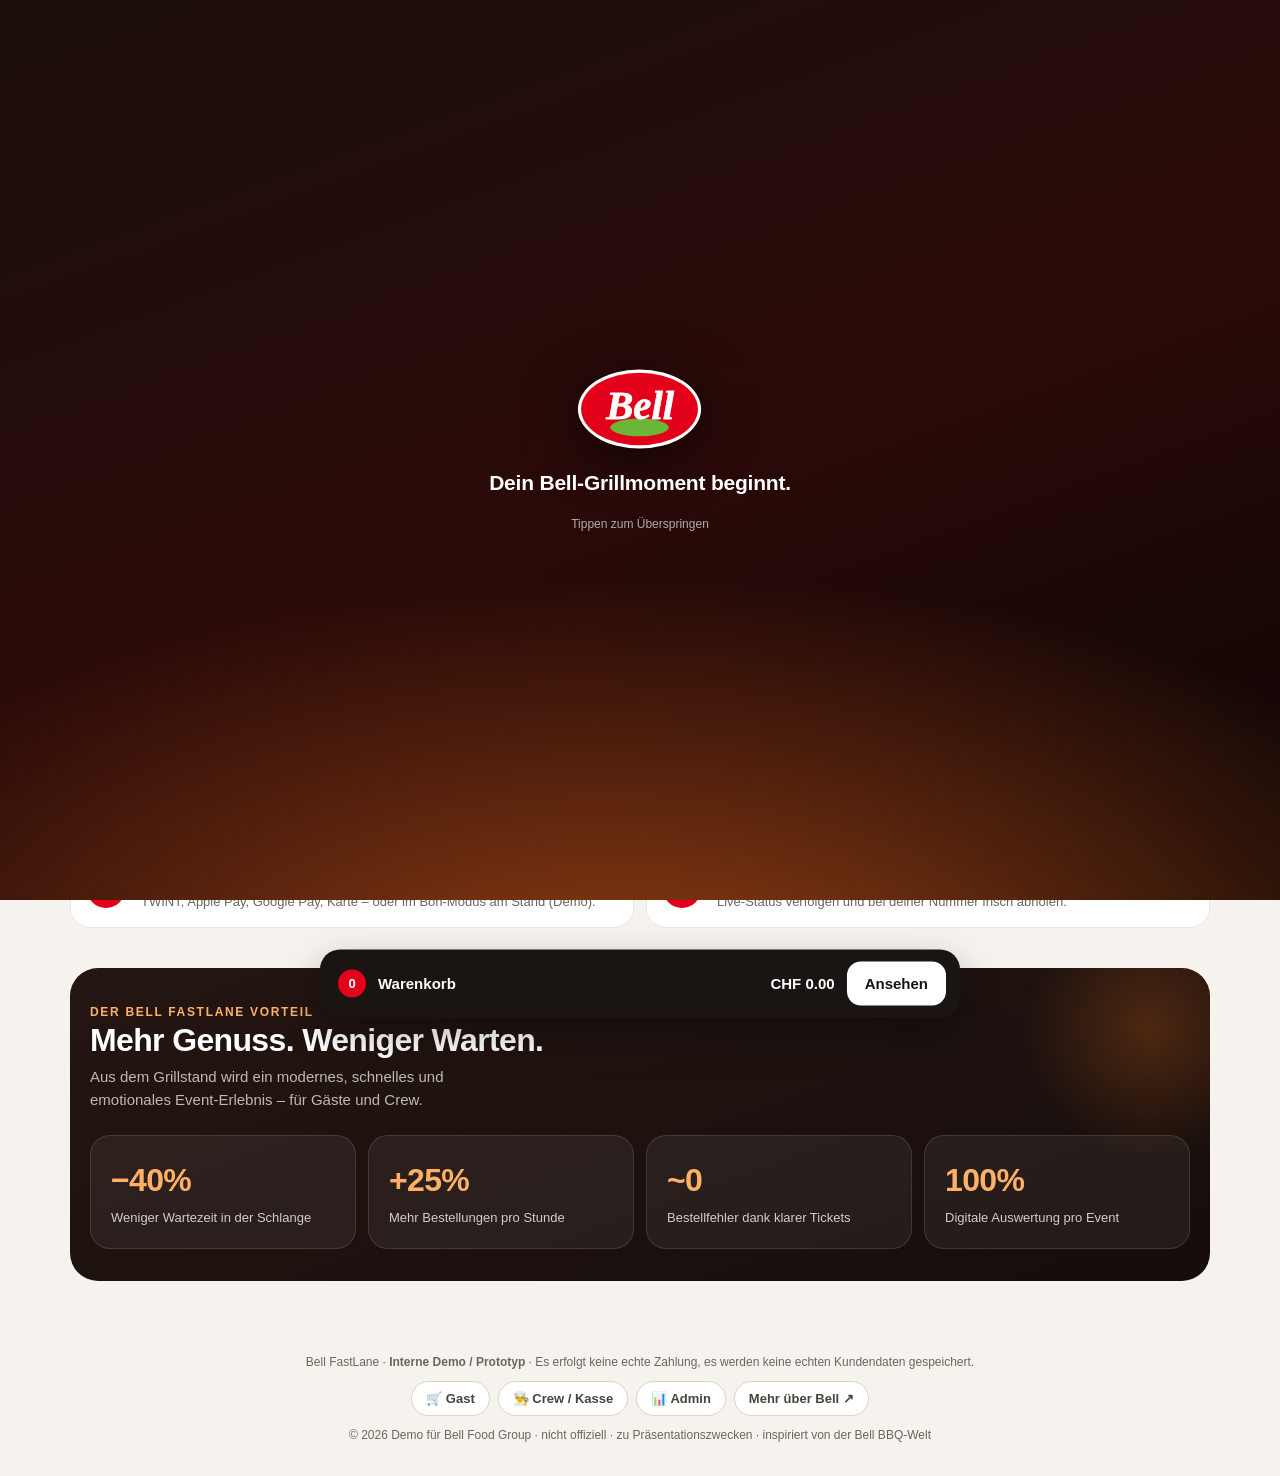
<file: index.html>
<!DOCTYPE html>
<html lang="de">
<head>
  <meta charset="UTF-8" />
  <meta name="viewport" content="width=device-width, initial-scale=1, viewport-fit=cover" />
  <meta name="theme-color" content="#E2001A" />
  <meta name="description" content="Bell FastLane – frisch vom Grill, ohne Anstehen. Vorbestellen, bezahlen, abholen. Interne Demo für Bell BBQ & Event." />
  <title>Bell FastLane · Frisch vom Grill, ohne Anstehen</title>
  <link rel="icon" href="assets/img/favicon.svg" />
  <link rel="manifest" href="manifest.webmanifest" />
  <link rel="stylesheet" href="assets/css/bell.css?v=10" />
  <style>
    /* Intro + Perso-Gate – inline, damit kein Flackern beim ersten Paint */
    #intro{position:fixed;inset:0;z-index:1000;display:none;align-items:center;justify-content:center;text-align:center;overflow:hidden;color:#fff;
      background:radial-gradient(120% 80% at 50% 112%,rgba(255,110,30,.55),transparent 60%),linear-gradient(160deg,#1a0e0b,#2a0a08 52%,#0c0605)}
    #intro.show{display:flex;animation:introIn .5s ease both}
    #intro.out{animation:introOut .55s ease forwards}
    @keyframes introIn{from{opacity:0}to{opacity:1}}
    @keyframes introOut{to{opacity:0;visibility:hidden}}
    #intro .intro-inner{position:relative;z-index:2;display:flex;flex-direction:column;align-items:center;gap:16px;padding:24px}
    #intro .intro-logo{height:84px;filter:drop-shadow(0 10px 26px rgba(0,0,0,.55));animation:introPop .7s cubic-bezier(.22,1.2,.36,1) both}
    @keyframes introPop{from{transform:scale(.72);opacity:0}to{transform:scale(1);opacity:1}}
    #intro .intro-claim{font-size:21px;font-weight:800;letter-spacing:-.01em;animation:introUp .6s ease .25s both}
    #intro .intro-skip{font-size:12px;color:rgba(255,255,255,.65);animation:introUp .6s ease .5s both}
    @keyframes introUp{from{transform:translateY(10px);opacity:0}to{transform:translateY(0);opacity:1}}
    #intro .ie{position:absolute;bottom:-12px;width:7px;height:7px;border-radius:50%;background:radial-gradient(circle,#ffe0b0,#ff7a1a 60%,transparent);opacity:0;animation:ieRise var(--d) linear var(--dl) infinite}
    @keyframes ieRise{0%{transform:translateY(0);opacity:0}15%{opacity:1}100%{transform:translateY(-78vh);opacity:0}}

    #perso-gate{position:fixed;inset:0;z-index:999;display:none;align-items:center;justify-content:center;padding:22px;
      background:radial-gradient(120% 80% at 50% 0%,rgba(255,110,30,.34),transparent 55%),rgba(20,8,6,.86);backdrop-filter:blur(6px);-webkit-backdrop-filter:blur(6px)}
    #perso-gate.show{display:flex;animation:pgIn .4s ease both}
    #perso-gate.out{animation:pgOut .4s ease forwards}
    @keyframes pgIn{from{opacity:0}to{opacity:1}}@keyframes pgOut{to{opacity:0;visibility:hidden}}
    #perso-gate .pg-card{width:100%;max-width:380px;background:#fff;border-radius:24px;padding:26px 22px;text-align:center;box-shadow:0 30px 80px rgba(0,0,0,.5);animation:pgPop .5s cubic-bezier(.34,1.56,.64,1) both}
    @keyframes pgPop{from{transform:translateY(18px) scale(.96);opacity:0}to{transform:none;opacity:1}}
    #perso-gate .pg-logo{height:40px;margin:0 auto 4px}
    #perso-gate .pg-emoji{font-size:30px;line-height:1}
    #perso-gate .pg-title{font-size:23px;font-weight:900;color:#1A1413;margin-top:6px;letter-spacing:-.02em}
    #perso-gate .pg-sub{font-size:14px;color:#4A423D;line-height:1.5;margin-top:8px}
    #perso-gate .pg-input{width:100%;margin-top:16px;padding:14px 16px;font-size:17px;border:1.5px solid #DBD3CA;border-radius:14px;background:#FBF9F6;color:#1A1413;outline:none;text-align:center}
    #perso-gate .pg-input::placeholder{color:#9b938c}
    #perso-gate .pg-input:focus{border-color:#E2001A;box-shadow:0 0 0 3px rgba(226,0,26,.14)}
    #perso-gate .pg-go{width:100%;margin-top:12px;padding:15px;font-size:17px;font-weight:800;color:#fff;background:#E2001A;border-radius:14px;box-shadow:0 10px 26px rgba(226,0,26,.32)}
    #perso-gate .pg-go:active{transform:scale(.98)}
    #perso-gate .pg-anon{width:100%;margin-top:8px;padding:12px;font-size:15px;font-weight:700;color:#4A423D;background:transparent}
    #perso-gate .pg-anon:hover{color:#1A1413}
    #perso-gate .pg-note{font-size:12px;color:#6E655E;margin-top:12px}
  </style>
</head>
<body>

  <div id="intro" aria-hidden="true">
    <div class="intro-inner">
      <img class="intro-logo" src="assets/img/bell-logo.svg" alt="Bell" />
      <div class="intro-claim">Dein Bell-Grillmoment beginnt.</div>
      <div class="intro-skip">Tippen zum Überspringen</div>
    </div>
    <span class="ie" style="left:18%;--d:5.2s;--dl:0s"></span>
    <span class="ie" style="left:32%;--d:6.1s;--dl:-1.5s"></span>
    <span class="ie" style="left:48%;--d:4.6s;--dl:-2.3s"></span>
    <span class="ie" style="left:63%;--d:5.8s;--dl:-0.8s"></span>
    <span class="ie" style="left:78%;--d:6.4s;--dl:-3s"></span>
    <span class="ie" style="left:88%;--d:5s;--dl:-1.1s"></span>
  </div>

  <div id="perso-gate" aria-hidden="true">
    <div class="pg-card">
      <img class="pg-logo" src="assets/img/bell-logo.svg" alt="Bell" />
      <div class="pg-emoji">🔥</div>
      <h2 class="pg-title">Schön, dass du da bist!</h2>
      <p class="pg-sub">Wie dürfen wir dich am Stand aufrufen? Für deinen persönlichen Bell-Moment – ganz ohne Anmeldung.</p>
      <input id="pg-name" class="pg-input" type="text" maxlength="24" autocomplete="off" placeholder="Vorname oder Spitzname" />
      <button class="pg-go" id="pg-go">Los geht's 🔥</button>
      <button class="pg-anon" id="pg-anon">Anonym weitermachen</button>
      <div class="pg-note">Freiwillig · nur für diese Demo · lokal auf diesem Gerät</div>
    </div>
  </div>

  <header class="appbar" id="appbar">
    <div class="container inner">
      <a class="bell-logo" href="index.html" aria-label="Bell FastLane Start">
        <span class="bell-mark sm">Bell</span>
        <span class="sub">Fast<b>Lane</b></span>
      </a>
      <span class="spacer"></span>
      <span class="role-tag" id="hdr-context">Gast</span>
      <button class="icon-btn" id="btn-perso" aria-label="Name / Personalisierung" title="Name / Personalisierung" style="width:34px;height:34px;font-size:16px">👤</button>
      <span class="demo-flag"><span class="dot"></span>DEMO</span>
    </div>
  </header>

  <main id="app">

    <section id="view-start" class="view">
      <div class="hero">
        <div class="hero-bg" id="hero-bg"></div>
        <div class="hero-scrim"></div>
        <div class="container inner">
          <span class="kicker" id="hero-kicker">🔥 Bell BBQ &amp; Event</span>
          <h1>Frisch vom Grill.<br>Ohne Anstehen.</h1>
          <p class="lead">Bestelle schon in der Warteschlange – wir grillieren frisch, du holst entspannt ab.</p>
          <div class="loc">
            <span class="name" id="hero-event">Fussballmatch</span>
            <span class="meta" id="hero-stand">📍 Bell Grillstand · St. Jakob-Park, Basel</span>
          </div>
          <div class="cta">
            <button class="btn btn-primary btn-lg" id="cta-order">Jetzt FastLane starten</button>
            <button class="btn btn-ghost btn-lg" id="cta-track">Meine Bestellung verfolgen</button>
          </div>
          <button class="btn btn-sm" data-act="bell-world" style="margin-top:12px;background:rgba(255,255,255,.14);border:1px solid rgba(255,255,255,.42);color:#fff;box-shadow:none">🔥 Bell-Welt entdecken</button>
        </div>
      </div>

      <div id="welcome-back"></div>

      <div class="container">
        <div class="sec-head"><h2>So funktioniert's</h2></div>
        <div class="steps">
          <div class="step"><div class="n">1</div><div><h4>QR-Code scannen</h4><p>Am Stand oder in der Schlange – sofort startklar, ganz ohne App-Installation.</p></div></div>
          <div class="step"><div class="n">2</div><div><h4>Grillmoment wählen</h4><p>Antippen, Menge festlegen, fertig. Frische Bell-Spezialitäten vom Grill.</p></div></div>
          <div class="step"><div class="n">3</div><div><h4>Bequem bezahlen</h4><p>TWINT, Apple Pay, Google Pay, Karte – oder im Bon-Modus am Stand (Demo).</p></div></div>
          <div class="step"><div class="n">4</div><div><h4>Entspannt abholen</h4><p>Live-Status verfolgen und bei deiner Nummer frisch abholen.</p></div></div>
        </div>

        <div class="usp">
          <span class="t-eyebrow" style="color:var(--bell-ember-soft)">Der Bell FastLane Vorteil</span>
          <h2>Mehr Genuss. Weniger Warten.</h2>
          <p class="sub">Aus dem Grillstand wird ein modernes, schnelles und emotionales Event-Erlebnis – für Gäste und Crew.</p>
          <div class="kpi-grid">
            <div class="kpi"><div class="big">−40%</div><div class="cap">Weniger Wartezeit in der Schlange</div></div>
            <div class="kpi"><div class="big">+25%</div><div class="cap">Mehr Bestellungen pro Stunde</div></div>
            <div class="kpi"><div class="big">~0</div><div class="cap">Bestellfehler dank klarer Tickets</div></div>
            <div class="kpi"><div class="big">100%</div><div class="cap">Digitale Auswertung pro Event</div></div>
          </div>
        </div>
      </div>
    </section>

    <section id="view-stand" class="view hide">
      <div class="container" style="padding-top:var(--s-5)">
        <button class="btn btn-ghost btn-sm" data-nav="start" style="margin-bottom:var(--s-4)"></button>
        <div class="sec-head"><h2 id="stand-title">Bell-Stand wählen</h2></div>
        <p class="t-muted" style="margin-top:-12px;margin-bottom:var(--s-4)" id="stand-sub">Wo möchtest du abholen?</p>
        <div class="stack" id="stand-list"></div>
      </div>
    </section>

    <section id="view-menu" class="view hide">
      <div class="container">
        <div class="row between" style="padding-top:var(--s-4)">
          <div>
            <div class="t-eyebrow">Dein Grillmoment</div>
            <div class="row" style="gap:6px;margin-top:2px">
              <strong id="menu-stand" style="font-size:var(--fs-md)">Bell Grillstand</strong>
              <span class="t-muted" style="font-size:var(--fs-sm)">· <span id="menu-event">Fussballmatch</span></span>
            </div>
          </div>
          <button class="btn btn-soft btn-sm" data-nav="stand">Stand wechseln</button>
        </div>

        <div class="cat-bar">
          <div class="cat-scroll" id="cat-scroll"></div>
        </div>

        <div id="menu" style="padding-bottom:120px"></div>
      </div>
    </section>

    <section id="view-success" class="view hide">
      <div class="container" id="success-content" style="padding:var(--s-5) 0 140px"></div>
    </section>

    <section id="view-track" class="view hide">
      <div class="container" style="padding:var(--s-5) 0 140px" id="track-content"></div>
    </section>

  </main>

  <div class="cartbar" id="cartbar">
    <div class="inner">
      <span class="count" id="cart-count">0</span>
      <span class="lbl">Warenkorb</span>
      <span class="spacer"></span>
      <span class="sum" id="cart-sum">CHF 0.00</span>
      <button class="go" id="cart-open">Ansehen</button>
    </div>
  </div>

  <div class="scrim" id="scrim"></div>

  <div class="sheet" id="sheet-cart" role="dialog" aria-modal="true" aria-label="Dein Grillmoment">
    <div class="grip"></div>
    <div class="sheet-head">
      <h3>Dein Grillmoment</h3>
      <button class="icon-btn" data-close-sheet aria-label="Schliessen"></button>
    </div>
    <div class="sheet-body" id="cart-body"></div>
    <div class="sheet-foot" id="cart-foot"></div>
  </div>

  <div class="sheet" id="sheet-pay" role="dialog" aria-modal="true" aria-label="Zahlung">
    <div class="grip"></div>
    <div class="sheet-head">
      <h3 id="pay-title">Zahlung</h3>
      <button class="icon-btn" data-close-sheet aria-label="Schliessen"></button>
    </div>
    <div class="sheet-body" id="pay-body"></div>
    <div class="sheet-foot" id="pay-foot"></div>
  </div>

  <div class="sheet" id="sheet-bell" role="dialog" aria-modal="true" aria-label="Bell-Welt">
    <div class="grip"></div>
    <div class="sheet-head">
      <h3 id="bell-title">Bell-Welt</h3>
      <button class="icon-btn" data-close-sheet aria-label="Schliessen"></button>
    </div>
    <div class="sheet-body" id="bell-body"></div>
  </div>

  <footer class="foot no-print">
    <div>Bell FastLane · <strong>Interne Demo / Prototyp</strong> · Es erfolgt keine echte Zahlung, es werden keine echten Kundendaten gespeichert.</div>
    <div class="role-switch">
      <a href="index.html">🛒 Gast</a>
      <a href="staff.html">👨‍🍳 Crew / Kasse</a>
      <a href="admin.html">📊 Admin</a>
      <a href="https://www.bell.ch/de" target="_blank" rel="noopener">Mehr über Bell ↗</a>
    </div>
    <div style="margin-top:10px">© 2026 Demo für Bell Food Group · nicht offiziell · zu Präsentationszwecken · inspiriert von der Bell BBQ-Welt</div>
  </footer>

  <div class="fx-glow" id="fx-glow" aria-hidden="true"></div>

  <script src="https://cdn.jsdelivr.net/npm/gsap@3.12.5/dist/gsap.min.js"></script>
  <script src="assets/js/store.js?v=10"></script>
  <script src="assets/js/ui.js?v=10"></script>
  <script src="assets/js/app.js?v=10"></script>
  <script src="assets/js/motion.js?v=10"></script>
</body>
</html>
</file>
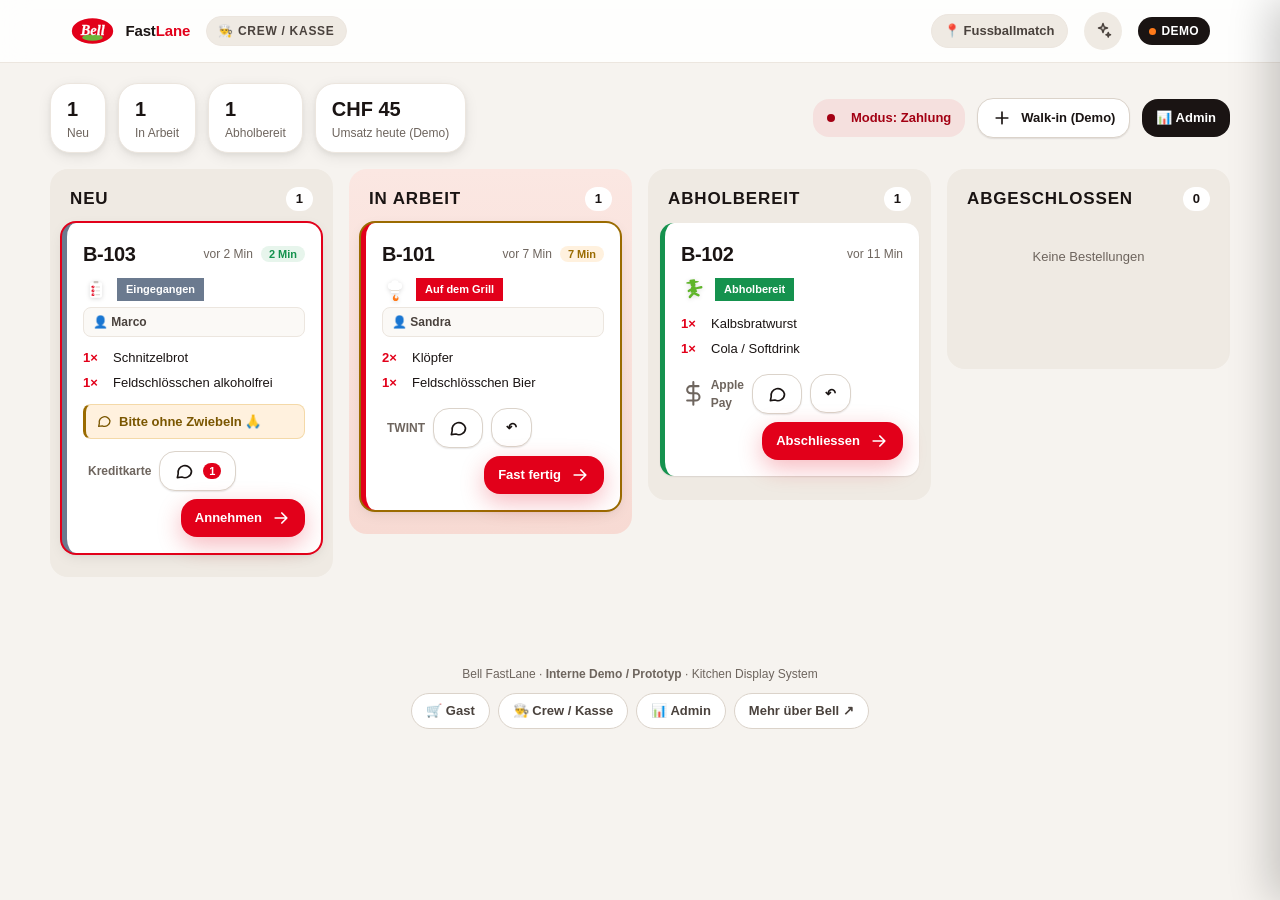
<file: staff.html>
<!DOCTYPE html>
<html lang="de">
<head>
  <meta charset="UTF-8" />
  <meta name="viewport" content="width=device-width, initial-scale=1, viewport-fit=cover" />
  <meta name="theme-color" content="#1A1413" />
  <meta name="description" content="Bell FastLane Crew-Ansicht – Kitchen Display System (Demo)." />
  <title>Bell FastLane · Crew &amp; Kasse</title>
  <link rel="icon" href="assets/img/favicon.svg" />
  <link rel="stylesheet" href="assets/css/bell.css?v=10" />
</head>
<body>

  <header class="appbar">
    <div class="container inner">
      <a class="bell-logo" href="index.html" aria-label="Bell FastLane">
        <span class="bell-mark sm">Bell</span>
        <span class="sub">Fast<b>Lane</b></span>
      </a>
      <span class="role-tag">👨‍🍳 Crew / Kasse</span>
      <span class="spacer"></span>
      <span class="pill" id="staff-event" style="font-weight:700"></span>
      <span class="demo-flag"><span class="dot"></span>DEMO</span>
    </div>
  </header>

  <div class="container kds-wrap">
    <div class="kds-toolbar">
      <div class="kds-stat"><div class="v num" id="st-new">0</div><div class="l">Neu</div></div>
      <div class="kds-stat"><div class="v num" id="st-work">0</div><div class="l">In Arbeit</div></div>
      <div class="kds-stat"><div class="v num" id="st-ready">0</div><div class="l">Abholbereit</div></div>
      <div class="kds-stat"><div class="v num" id="st-rev">CHF 0</div><div class="l">Umsatz heute (Demo)</div></div>
      <span class="spacer"></span>
      <button class="btn btn-soft btn-sm" id="btn-mode" title="Betriebsmodus: Digitale Zahlung oder Bon-System"></button>
      <button class="btn btn-ghost btn-sm" id="btn-demo-order"></button>
      <a class="btn btn-dark btn-sm" href="admin.html">📊 Admin</a>
    </div>

    <div class="kds-board" id="board"></div>
  </div>

  <div class="scrim" id="scrim"></div>
  <aside class="drawer" id="drawer" aria-label="Kundenchat">
    <div class="d-head">
      <div><div class="t-eyebrow">Kundenchat</div><strong id="drawer-pickup" style="font-size:var(--fs-lg)">—</strong></div>
      <button class="icon-btn" id="drawer-close" aria-label="Schliessen"></button>
    </div>
    <div class="d-body" id="drawer-body"></div>
    <div class="d-foot">
      <div class="quick-msgs" id="staff-quick" style="margin-bottom:10px"></div>
      <div class="chat-input">
        <input type="text" id="staff-msg" placeholder="Antwort an den Gast…" maxlength="140" />
        <button class="chat-send" id="staff-send" aria-label="Senden"></button>
      </div>
    </div>
  </aside>

  <footer class="foot no-print">
    <div>Bell FastLane · <strong>Interne Demo / Prototyp</strong> · Kitchen Display System</div>
    <div class="role-switch">
      <a href="index.html">🛒 Gast</a>
      <a href="staff.html">👨‍🍳 Crew / Kasse</a>
      <a href="admin.html">📊 Admin</a>
      <a href="https://www.bell.ch/de" target="_blank" rel="noopener">Mehr über Bell ↗</a>
    </div>
  </footer>

  <script src="https://cdn.jsdelivr.net/npm/gsap@3.12.5/dist/gsap.min.js"></script>
  <script src="assets/js/store.js?v=10"></script>
  <script src="assets/js/ui.js?v=10"></script>
  <script src="assets/js/staff.js?v=10"></script>
  <script src="assets/js/motion.js?v=10"></script>
</body>
</html>
</file>
<file: assets/css/bell.css>
/* =====================================================================
   BELL FASTLANE — Design System
   Interne Demo / Prototyp · Bell Food Group · Grill & Event
   Premium, Mobile-First, iPhone-Niveau.
   ===================================================================== */

:root {
  --bell-red: #E2001A;
  --bell-red-600: #C70017;
  --bell-red-700: #A30013;
  --bell-red-800: #7E0010;
  --bell-ember: #FF7A1A;
  --bell-ember-soft: #FFB066;
  --bell-grey: #81786F;

  --ink: #1A1413;
  --ink-2: #4A423D;
  --ink-3: #8A817A;
  --line: #ECE6DF;
  --line-2: #DBD3CA;
  --bg: #F6F3EF;
  --bg-2: #EFEAE3;
  --surface: #FFFFFF;
  --surface-2: #FBF9F6;

  --st-received: #6B7A8F;
  --st-prep: #C98A00;
  --st-grill: #E2001A;
  --st-almost: #2C6FE0;
  --st-ready: #15924E;
  --st-done: #9A938C;

  --success: #15924E;
  --success-bg: #E7F5EC;
  --warn: #C98A00;
  --info: #2C6FE0;

  --font: -apple-system, BlinkMacSystemFont, "Segoe UI", Roboto, "Helvetica Neue", Arial, sans-serif;
  --fs-xs: 12px; --fs-sm: 13px; --fs-base: 15px; --fs-md: 17px;
  --fs-lg: 20px; --fs-xl: 25px; --fs-2xl: 32px; --fs-3xl: 42px; --fs-4xl: 54px;

  --s-1: 4px; --s-2: 8px; --s-3: 12px; --s-4: 16px; --s-5: 20px;
  --s-6: 24px; --s-7: 32px; --s-8: 40px; --s-9: 56px; --s-10: 72px;

  --r-sm: 10px; --r-md: 14px; --r-lg: 20px; --r-xl: 28px; --r-pill: 999px;

  --sh-1: 0 1px 2px rgba(26,20,19,.06), 0 1px 1px rgba(26,20,19,.04);
  --sh-2: 0 4px 14px rgba(26,20,19,.08), 0 2px 4px rgba(26,20,19,.05);
  --sh-3: 0 12px 34px rgba(26,20,19,.13), 0 4px 10px rgba(26,20,19,.07);
  --sh-red: 0 8px 24px rgba(226,0,26,.28);

  --ease: cubic-bezier(.22,.61,.36,1);
  --ease-spring: cubic-bezier(.34,1.56,.64,1);

  --maxw: 1180px;
  --safe-b: env(safe-area-inset-bottom, 0px);
}

*, *::before, *::after { box-sizing: border-box; margin: 0; padding: 0; }
html { -webkit-text-size-adjust: 100%; scroll-behavior: smooth; }
body {
  font-family: var(--font); font-size: var(--fs-base); line-height: 1.5;
  color: var(--ink); background: var(--bg);
  -webkit-font-smoothing: antialiased; text-rendering: optimizeLegibility; overflow-x: hidden;
}
img, svg { display: block; max-width: 100%; }
button, input, select, textarea { font: inherit; color: inherit; }
button { cursor: pointer; border: none; background: none; }
a { color: inherit; text-decoration: none; }
ul { list-style: none; }
:focus-visible { outline: 3px solid rgba(44,111,224,.5); outline-offset: 2px; border-radius: 6px; }
::selection { background: rgba(226,0,26,.16); }

h1,h2,h3,h4 { line-height: 1.12; letter-spacing: -0.02em; font-weight: 800; }
.t-eyebrow { font-size: var(--fs-xs); font-weight: 800; letter-spacing: .14em; text-transform: uppercase; color: var(--bell-red); }
.t-muted { color: var(--ink-3); }
.num { font-variant-numeric: tabular-nums; }

.container { width: 100%; max-width: var(--maxw); margin: 0 auto; padding: 0 var(--s-5); }
.stack > * + * { margin-top: var(--s-4); }
.row { display: flex; align-items: center; gap: var(--s-3); }
.row.between { justify-content: space-between; }
.row.wrap { flex-wrap: wrap; }
.spacer { flex: 1; }
.hide { display: none !important; }
.center { text-align: center; }

.bell-logo { display: inline-flex; align-items: center; gap: 10px; }
.bell-mark { display: inline-flex; align-items: center; justify-content: center; background: var(--bell-red); color: #fff; font-weight: 900; letter-spacing: -.04em; border-radius: 9px; box-shadow: 0 2px 8px rgba(226,0,26,.35); }
.bell-mark.sm { height: 30px; padding: 0 11px; font-size: 18px; }
.bell-mark.md { height: 38px; padding: 0 14px; font-size: 23px; }
.bell-mark.lg { height: 56px; padding: 0 20px; font-size: 34px; }
.bell-logo .sub { font-weight: 800; letter-spacing: -.01em; color: var(--ink); }
.bell-logo .sub b { color: var(--bell-red); }

.appbar { position: sticky; top: 0; z-index: 60; background: rgba(255,255,255,.82); backdrop-filter: saturate(180%) blur(14px); -webkit-backdrop-filter: saturate(180%) blur(14px); border-bottom: 1px solid var(--line); }
.appbar .inner { display: flex; align-items: center; gap: var(--s-4); height: 62px; }
.appbar .role-tag { font-size: var(--fs-xs); font-weight: 800; letter-spacing: .06em; text-transform: uppercase; color: var(--ink-2); background: var(--bg-2); padding: 5px 11px; border-radius: var(--r-pill); border: 1px solid var(--line); }
.demo-flag { font-size: var(--fs-xs); font-weight: 800; color: #fff; background: var(--ink); padding: 5px 11px; border-radius: var(--r-pill); letter-spacing: .03em; display: inline-flex; align-items: center; gap: 6px; }
.demo-flag .dot { width: 7px; height: 7px; border-radius: 50%; background: var(--bell-ember); box-shadow: 0 0 0 0 rgba(255,122,26,.7); animation: pulse 2s infinite; }

.btn { display: inline-flex; align-items: center; justify-content: center; gap: 9px; font-weight: 700; font-size: var(--fs-md); padding: 14px 22px; border-radius: var(--r-md); transition: transform .12s var(--ease), box-shadow .2s var(--ease), background .2s var(--ease), opacity .2s; user-select: none; -webkit-tap-highlight-color: transparent; white-space: nowrap; }
.btn:active { transform: scale(.97); }
.btn-primary { background: var(--bell-red); color: #fff; box-shadow: var(--sh-red); }
.btn-primary:hover { background: var(--bell-red-600); }
.btn-dark { background: var(--ink); color: #fff; }
.btn-dark:hover { background: #2b211f; }
.btn-ghost { background: var(--surface); color: var(--ink); border: 1px solid var(--line-2); box-shadow: var(--sh-1); }
.btn-ghost:hover { background: var(--surface-2); border-color: var(--ink-3); }
.btn-soft { background: rgba(226,0,26,.08); color: var(--bell-red-700); }
.btn-soft:hover { background: rgba(226,0,26,.14); }
.btn-lg { padding: 17px 26px; font-size: var(--fs-lg); border-radius: var(--r-lg); }
.btn-sm { padding: 9px 14px; font-size: var(--fs-sm); border-radius: var(--r-sm); }
.btn-block { width: 100%; }
.btn:disabled { opacity: .45; pointer-events: none; }
.btn .ico { width: 20px; height: 20px; flex: none; }

.pill { display: inline-flex; align-items: center; gap: 7px; font-size: var(--fs-sm); font-weight: 700; padding: 6px 12px; border-radius: var(--r-pill); background: var(--bg-2); color: var(--ink-2); border: 1px solid var(--line); }
.pill .dot { width: 8px; height: 8px; border-radius: 50%; background: currentColor; }
.status-pill { color: #fff; font-weight: 800; }
.s-received { background: var(--st-received); }
.s-prep { background: var(--st-prep); }
.s-grill { background: var(--st-grill); }
.s-almost { background: var(--st-almost); }
.s-ready { background: var(--st-ready); }
.s-done { background: var(--st-done); }

.card { background: var(--surface); border: 1px solid var(--line); border-radius: var(--r-lg); box-shadow: var(--sh-1); }
.card.pad { padding: var(--s-5); }

/* Hero */
.hero { position: relative; overflow: hidden; color: #fff; background: linear-gradient(160deg, #2a0a08 0%, #7E0010 38%, var(--bell-red) 100%); border-radius: 0 0 var(--r-xl) var(--r-xl); box-shadow: var(--sh-3); }
.hero .inner { position: relative; z-index: 2; padding: var(--s-7) var(--s-5) var(--s-8); }
.hero .kicker { display: inline-flex; align-items: center; gap: 8px; background: rgba(255,255,255,.16); border: 1px solid rgba(255,255,255,.28); padding: 7px 14px; border-radius: var(--r-pill); font-weight: 700; font-size: var(--fs-sm); backdrop-filter: blur(4px); }
.hero h1 { font-size: var(--fs-3xl); margin-top: var(--s-5); }
.hero .lead { margin-top: var(--s-3); font-size: var(--fs-md); color: rgba(255,255,255,.9); max-width: 30ch; }
.hero .loc { margin-top: var(--s-5); display: flex; flex-direction: column; gap: 4px; }
.hero .loc .name { font-size: var(--fs-lg); font-weight: 800; }
.hero .loc .meta { color: rgba(255,255,255,.82); font-size: var(--fs-sm); }
.hero .cta { margin-top: var(--s-6); display: flex; flex-direction: column; gap: var(--s-3); }
.hero .cta .btn-primary { background: #fff; color: var(--bell-red); box-shadow: 0 10px 30px rgba(0,0,0,.25); }
.hero .cta .btn-primary:hover { background: #fff; transform: translateY(-1px); }
.hero .cta .btn-ghost { background: rgba(255,255,255,.12); border-color: rgba(255,255,255,.34); color: #fff; box-shadow: none; }

.sec-head { display: flex; align-items: baseline; justify-content: space-between; margin: var(--s-7) 0 var(--s-4); }
.sec-head h2 { font-size: var(--fs-xl); }

.cat-bar { position: sticky; top: 62px; z-index: 40; background: rgba(246,243,239,.9); backdrop-filter: blur(10px); padding: var(--s-3) 0; margin: 0 calc(-1 * var(--s-5)); }
.cat-scroll { display: flex; gap: var(--s-2); overflow-x: auto; padding: 0 var(--s-5); scrollbar-width: none; }
.cat-scroll::-webkit-scrollbar { display: none; }
.chip { flex: none; padding: 10px 16px; border-radius: var(--r-pill); font-weight: 700; font-size: var(--fs-sm); background: var(--surface); border: 1px solid var(--line-2); color: var(--ink-2); transition: all .15s var(--ease); }
.chip.active { background: var(--ink); color: #fff; border-color: var(--ink); box-shadow: var(--sh-2); }

.menu-cat-title { font-size: var(--fs-lg); margin: var(--s-6) 0 var(--s-3); scroll-margin-top: 120px; }
.menu-grid { display: grid; grid-template-columns: 1fr; gap: var(--s-4); }
.product { display: grid; grid-template-columns: 96px 1fr auto; gap: var(--s-4); align-items: center; background: var(--surface); border: 1px solid var(--line); border-radius: var(--r-lg); padding: var(--s-3); box-shadow: var(--sh-1); transition: box-shadow .2s var(--ease), transform .2s var(--ease), border-color .2s; }
.product:hover { box-shadow: var(--sh-2); border-color: var(--line-2); }
.product .thumb { width: 96px; height: 96px; border-radius: var(--r-md); overflow: hidden; background: var(--bg-2); flex: none; }
.product .thumb svg { width: 100%; height: 100%; }
.product .info h3 { font-size: var(--fs-md); }
.product .info .desc { color: var(--ink-3); font-size: var(--fs-sm); margin-top: 3px; display: -webkit-box; -webkit-line-clamp: 2; -webkit-box-orient: vertical; overflow: hidden; }
.product .info .tags { margin-top: 8px; display: flex; gap: 6px; flex-wrap: wrap; }
.tag { font-size: 11px; font-weight: 700; padding: 3px 8px; border-radius: var(--r-pill); background: var(--bg-2); color: var(--ink-2); }
.tag.veg { background: var(--success-bg); color: var(--success); }
.tag.cold { background: #E7F0FB; color: var(--info); }
.tag.hot { background: #FFE9DA; color: var(--bell-ember); }
.product .buy { display: flex; flex-direction: column; align-items: flex-end; gap: 8px; }
.product .price { font-weight: 800; font-size: var(--fs-md); white-space: nowrap; }

.stepper { display: inline-flex; align-items: center; background: var(--bg-2); border-radius: var(--r-pill); padding: 4px; gap: 2px; }
.stepper button { width: 34px; height: 34px; border-radius: 50%; background: var(--surface); box-shadow: var(--sh-1); font-size: 20px; font-weight: 800; color: var(--bell-red); display: grid; place-items: center; transition: transform .12s var(--ease); }
.stepper button:active { transform: scale(.88); }
.stepper .q { min-width: 26px; text-align: center; font-weight: 800; font-variant-numeric: tabular-nums; }
.btn-add { width: 40px; height: 40px; border-radius: 50%; background: var(--bell-red); color: #fff; font-size: 24px; display: grid; place-items: center; box-shadow: var(--sh-red); transition: transform .12s var(--ease); }
.btn-add:active { transform: scale(.88); }

.cartbar { position: fixed; left: 0; right: 0; bottom: 0; z-index: 70; padding: var(--s-3) var(--s-5) calc(var(--s-3) + var(--safe-b)); transform: translateY(140%); transition: transform .4s var(--ease-spring); pointer-events: none; }
.cartbar.show { transform: translateY(0); pointer-events: auto; }
.cartbar .inner { max-width: 640px; margin: 0 auto; background: var(--ink); color: #fff; border-radius: var(--r-lg); padding: 12px 14px 12px 18px; display: flex; align-items: center; gap: var(--s-3); box-shadow: 0 16px 40px rgba(0,0,0,.3); }
.cartbar .count { background: var(--bell-red); min-width: 28px; height: 28px; padding: 0 8px; border-radius: var(--r-pill); display: grid; place-items: center; font-weight: 800; font-size: var(--fs-sm); }
.cartbar .lbl { font-weight: 700; }
.cartbar .sum { font-weight: 800; }
.cartbar .go { margin-left: auto; background: #fff; color: var(--ink); font-weight: 800; padding: 11px 18px; border-radius: var(--r-md); display: inline-flex; gap: 8px; align-items: center; transition: transform .12s var(--ease); }
.cartbar .go:active { transform: scale(.96); }

.scrim { position: fixed; inset: 0; background: rgba(20,14,13,.5); backdrop-filter: blur(3px); z-index: 90; opacity: 0; pointer-events: none; transition: opacity .3s var(--ease); }
.scrim.show { opacity: 1; pointer-events: auto; }
.sheet { position: fixed; left: 0; right: 0; bottom: 0; z-index: 100; background: var(--surface); border-radius: var(--r-xl) var(--r-xl) 0 0; box-shadow: 0 -10px 50px rgba(0,0,0,.25); transform: translateY(100%); transition: transform .42s var(--ease-spring); max-height: 92vh; display: flex; flex-direction: column; }
.sheet.show { transform: translateY(0); }
.sheet .grip { width: 42px; height: 5px; border-radius: 999px; background: var(--line-2); margin: 10px auto 4px; flex: none; }
.sheet .sheet-head { display: flex; align-items: center; justify-content: space-between; padding: var(--s-3) var(--s-5) var(--s-3); border-bottom: 1px solid var(--line); flex: none; }
.sheet .sheet-head h3 { font-size: var(--fs-lg); }
.sheet .sheet-body { overflow-y: auto; padding: var(--s-5); -webkit-overflow-scrolling: touch; }
.sheet .sheet-foot { flex: none; padding: var(--s-4) var(--s-5) calc(var(--s-5) + var(--safe-b)); border-top: 1px solid var(--line); background: var(--surface-2); }
.icon-btn { width: 38px; height: 38px; border-radius: 50%; background: var(--bg-2); display: grid; place-items: center; color: var(--ink-2); transition: background .15s; }
.icon-btn:hover { background: var(--line); }
@media (min-width: 640px) {
  .sheet { left: 50%; right: auto; bottom: auto; top: 50%; transform: translate(-50%, -46%) scale(.98); width: min(560px, 94vw); border-radius: var(--r-xl); max-height: 88vh; opacity: 0; }
  .sheet.show { transform: translate(-50%, -50%) scale(1); opacity: 1; }
}

.cart-line { display: grid; grid-template-columns: 54px 1fr auto; gap: var(--s-3); align-items: center; padding: var(--s-3) 0; border-bottom: 1px solid var(--line); }
.cart-line .thumb { width: 54px; height: 54px; border-radius: var(--r-sm); overflow: hidden; background: var(--bg-2); }
.cart-line .nm { font-weight: 700; font-size: var(--fs-base); }
.cart-line .ea { color: var(--ink-3); font-size: var(--fs-sm); }
.cart-line .lp { font-weight: 800; white-space: nowrap; font-variant-numeric: tabular-nums; }
.cart-line .rm { color: var(--ink-3); font-size: var(--fs-sm); text-decoration: underline; margin-top: 4px; }
.totals { margin-top: var(--s-4); }
.totals .ln { display: flex; justify-content: space-between; padding: 5px 0; color: var(--ink-2); }
.totals .ln.grand { font-size: var(--fs-lg); font-weight: 800; color: var(--ink); border-top: 2px solid var(--line-2); margin-top: 6px; padding-top: 12px; }

.demo-note { display: flex; gap: 10px; align-items: flex-start; background: #FFF6E9; border: 1px solid #F4D9A8; color: #7a5600; border-radius: var(--r-md); padding: 12px 14px; font-size: var(--fs-sm); font-weight: 600; }
.demo-note svg { flex: none; width: 20px; height: 20px; margin-top: 1px; }

.pay-grid { display: grid; grid-template-columns: 1fr 1fr; gap: var(--s-3); }
.pay-method { display: flex; flex-direction: column; align-items: center; justify-content: center; gap: 8px; padding: var(--s-5) var(--s-3); border-radius: var(--r-lg); background: var(--surface); border: 2px solid var(--line-2); transition: all .15s var(--ease); min-height: 92px; text-align: center; }
.pay-method:hover { border-color: var(--ink-3); transform: translateY(-2px); box-shadow: var(--sh-2); }
.pay-method.sel { border-color: var(--bell-red); box-shadow: 0 0 0 4px rgba(226,0,26,.1); }
.pay-method .pm-logo { height: 26px; display: grid; place-items: center; }
.pay-method .pm-name { font-weight: 700; font-size: var(--fs-sm); }

.pay-stage { text-align: center; padding: var(--s-7) var(--s-4); }
.pay-spinner { width: 96px; height: 96px; margin: 0 auto var(--s-5); position: relative; }
.pay-spinner .ring { position: absolute; inset: 0; border-radius: 50%; border: 5px solid var(--line); border-top-color: var(--bell-red); animation: spin .9s linear infinite; }
.pay-spinner .amt { position: absolute; inset: 0; display: grid; place-items: center; font-weight: 800; font-size: var(--fs-sm); color: var(--ink-2); }
.pay-check { width: 104px; height: 104px; margin: 0 auto var(--s-5); border-radius: 50%; background: var(--success-bg); display: grid; place-items: center; animation: pop .5s var(--ease-spring); }
.pay-check svg { width: 56px; height: 56px; stroke: var(--success); }
.pay-check .draw { stroke-dasharray: 60; stroke-dashoffset: 60; animation: draw .5s .15s var(--ease) forwards; }

.pickup-card { text-align: center; background: linear-gradient(160deg, var(--bell-red) 0%, var(--bell-red-700) 100%); color: #fff; border-radius: var(--r-xl); padding: var(--s-7) var(--s-5); box-shadow: var(--sh-red); position: relative; overflow: hidden; }
.pickup-card::after { content:""; position:absolute; inset:0; background: radial-gradient(80% 60% at 50% -20%, rgba(255,255,255,.25), transparent 60%); }
.pickup-card .lbl { position: relative; font-weight: 700; opacity: .92; letter-spacing: .04em; text-transform: uppercase; font-size: var(--fs-sm); }
.pickup-card .no { position: relative; font-size: clamp(64px, 22vw, 104px); font-weight: 900; letter-spacing: -.03em; line-height: 1; margin: 8px 0; font-variant-numeric: tabular-nums; }
.pickup-card .hint { position: relative; opacity: .92; font-size: var(--fs-sm); }

.receipt { background: var(--surface); border: 1px solid var(--line); border-radius: var(--r-lg); overflow: hidden; }
.receipt .r-head { padding: var(--s-5); border-bottom: 2px dashed var(--line-2); display: flex; align-items: center; justify-content: space-between; }
.receipt .r-body { padding: var(--s-4) var(--s-5); }
.receipt .r-line { display: flex; justify-content: space-between; padding: 6px 0; font-size: var(--fs-sm); }
.receipt .r-line .q { color: var(--ink-3); }
.receipt .r-foot { padding: var(--s-4) var(--s-5); border-top: 2px dashed var(--line-2); background: var(--surface-2); }
.receipt .r-meta { font-size: var(--fs-xs); color: var(--ink-3); margin-top: 8px; }
.barcode { height: 56px; margin-top: var(--s-3); background: repeating-linear-gradient(90deg, var(--ink) 0 2px, transparent 2px 4px, var(--ink) 4px 5px, transparent 5px 9px, var(--ink) 9px 12px, transparent 12px 14px); border-radius: 4px; opacity: .85; }

.timeline { position: relative; padding-left: 34px; }
.timeline::before { content: ""; position: absolute; left: 13px; top: 6px; bottom: 6px; width: 3px; background: var(--line-2); border-radius: 3px; }
.tl-step { position: relative; padding: 10px 0; }
.tl-step .dot { position: absolute; left: -34px; top: 10px; width: 28px; height: 28px; border-radius: 50%; background: var(--surface); border: 3px solid var(--line-2); display: grid; place-items: center; transition: all .3s var(--ease); }
.tl-step .dot svg { width: 14px; height: 14px; opacity: 0; }
.tl-step .nm { font-weight: 700; color: var(--ink-3); transition: color .3s; }
.tl-step .tm { font-size: var(--fs-xs); color: var(--ink-3); }
.tl-step.done .dot { background: var(--success); border-color: var(--success); }
.tl-step.done .dot svg { opacity: 1; stroke: #fff; }
.tl-step.done .nm { color: var(--ink); }
.tl-step.current .dot { background: var(--bell-red); border-color: var(--bell-red); box-shadow: 0 0 0 6px rgba(226,0,26,.16); animation: pulse-red 1.6s infinite; }
.tl-step.current .nm { color: var(--bell-red); font-weight: 800; }

.quick-msgs { display: flex; gap: 8px; flex-wrap: wrap; }
.quick-msgs .qm { padding: 9px 14px; border-radius: var(--r-pill); background: var(--surface); border: 1px solid var(--line-2); font-size: var(--fs-sm); font-weight: 600; transition: all .15s; }
.quick-msgs .qm:hover { border-color: var(--bell-red); color: var(--bell-red); }
.chat-log { display: flex; flex-direction: column; gap: 8px; max-height: 230px; overflow-y: auto; padding: 4px; }
.bubble { max-width: 80%; padding: 10px 14px; border-radius: 16px; font-size: var(--fs-sm); line-height: 1.4; }
.bubble.me { align-self: flex-end; background: var(--bell-red); color: #fff; border-bottom-right-radius: 5px; }
.bubble.them { align-self: flex-start; background: var(--bg-2); color: var(--ink); border-bottom-left-radius: 5px; }
.bubble .tm { display: block; font-size: 10px; opacity: .7; margin-top: 3px; }
.chat-input { display: flex; gap: 8px; }
.chat-input input { flex: 1; padding: 12px 16px; border-radius: var(--r-pill); border: 1px solid var(--line-2); background: var(--surface); }
.chat-input input:focus { border-color: var(--bell-red); outline: none; }
.chat-send { width: 46px; height: 46px; border-radius: 50%; background: var(--bell-red); color: #fff; display: grid; place-items: center; flex: none; }

.usp { background: var(--ink); color: #fff; border-radius: var(--r-xl); padding: var(--s-7) var(--s-5); margin: var(--s-8) 0; }
.usp h2 { font-size: var(--fs-2xl); }
.usp .sub { color: rgba(255,255,255,.7); margin-top: 8px; max-width: 44ch; }
.kpi-grid { display: grid; grid-template-columns: 1fr 1fr; gap: var(--s-3); margin-top: var(--s-6); }
.kpi { background: rgba(255,255,255,.06); border: 1px solid rgba(255,255,255,.12); border-radius: var(--r-lg); padding: var(--s-5); }
.kpi .big { font-size: var(--fs-2xl); font-weight: 900; color: var(--bell-ember-soft); letter-spacing: -.02em; }
.kpi .cap { color: rgba(255,255,255,.78); font-size: var(--fs-sm); margin-top: 4px; }

.steps { display: grid; grid-template-columns: 1fr; gap: var(--s-3); }
.step { display: flex; gap: var(--s-4); align-items: flex-start; background: var(--surface); border: 1px solid var(--line); border-radius: var(--r-lg); padding: var(--s-4); }
.step .n { width: 38px; height: 38px; border-radius: 50%; background: var(--bell-red); color: #fff; font-weight: 800; display: grid; place-items: center; flex: none; }
.step h4 { font-size: var(--fs-md); } .step p { color: var(--ink-3); font-size: var(--fs-sm); margin-top: 2px; }

.kds-wrap { padding: var(--s-5) 0 var(--s-9); }
.kds-toolbar { display: flex; align-items: center; gap: var(--s-3); flex-wrap: wrap; margin-bottom: var(--s-4); }
.kds-stat { background: var(--surface); border: 1px solid var(--line); border-radius: var(--r-md); padding: 10px 16px; box-shadow: var(--sh-1); }
.kds-stat .v { font-size: var(--fs-lg); font-weight: 800; } .kds-stat .l { font-size: var(--fs-xs); color: var(--ink-3); }
.kds-board { display: grid; grid-template-columns: repeat(4, 1fr); gap: var(--s-4); align-items: start; }
.kds-col { background: var(--bg-2); border-radius: var(--r-lg); padding: var(--s-3); min-height: 200px; }
.kds-col .col-head { display: flex; align-items: center; justify-content: space-between; padding: 6px 8px 12px; }
.kds-col .col-head h3 { font-size: var(--fs-base); text-transform: uppercase; letter-spacing: .05em; }
.kds-col .col-head .cnt { background: var(--surface); border-radius: var(--r-pill); padding: 2px 10px; font-weight: 800; font-size: var(--fs-sm); }
.kds-col.col-grill { background: #FBE7E2; }
.ticket { background: var(--surface); border-radius: var(--r-md); padding: var(--s-4); box-shadow: var(--sh-1); border-left: 5px solid var(--st-received); margin-bottom: var(--s-3); animation: rise .35s var(--ease); }
.ticket.t-prep { border-left-color: var(--st-prep); }
.ticket.t-grill { border-left-color: var(--st-grill); }
.ticket.t-almost { border-left-color: var(--st-almost); }
.ticket.t-ready { border-left-color: var(--st-ready); }
.ticket .t-top { display: flex; align-items: center; justify-content: space-between; margin-bottom: 8px; }
.ticket .pno { font-weight: 900; font-size: var(--fs-lg); letter-spacing: -.02em; }
.ticket .ago { font-size: var(--fs-xs); color: var(--ink-3); }
.ticket .items { margin: 8px 0; }
.ticket .it { display: flex; gap: 8px; padding: 3px 0; font-size: var(--fs-sm); }
.ticket .it b { color: var(--bell-red); min-width: 22px; }
.ticket .note { background: #FFF6E9; border: 1px solid #F4D9A8; color: #7a5600; border-radius: 8px; padding: 7px 10px; font-size: var(--fs-sm); font-weight: 600; margin-top: 8px; display: flex; gap: 7px; }
.ticket .note svg { width: 16px; height: 16px; flex: none; margin-top: 1px; }
.ticket .t-foot { display: flex; gap: 8px; margin-top: 12px; align-items: center; }
.ticket .pay-tag { font-size: var(--fs-xs); font-weight: 700; color: var(--ink-3); display: inline-flex; gap: 5px; align-items: center; }
.ticket .adv { margin-left: auto; }
.ticket.has-unread { box-shadow: 0 0 0 2px var(--bell-red), var(--sh-2); }
.kds-empty { text-align: center; color: var(--ink-3); font-size: var(--fs-sm); padding: var(--s-6) var(--s-3); }

.drawer { position: fixed; top: 0; right: 0; bottom: 0; width: min(420px, 92vw); background: var(--surface); z-index: 100; box-shadow: -10px 0 40px rgba(0,0,0,.2); transform: translateX(100%); transition: transform .4s var(--ease-spring); display: flex; flex-direction: column; }
.drawer.show { transform: translateX(0); }
.drawer .d-head { padding: var(--s-4) var(--s-5); border-bottom: 1px solid var(--line); display: flex; align-items: center; justify-content: space-between; }
.drawer .d-body { flex: 1; overflow-y: auto; padding: var(--s-5); }
.drawer .d-foot { padding: var(--s-4) var(--s-5) calc(var(--s-5) + var(--safe-b)); border-top: 1px solid var(--line); }

.admin-wrap { padding: var(--s-6) 0 var(--s-9); }
.admin-grid { display: grid; grid-template-columns: repeat(4, 1fr); gap: var(--s-4); }
.metric { background: var(--surface); border: 1px solid var(--line); border-radius: var(--r-lg); padding: var(--s-5); box-shadow: var(--sh-1); }
.metric .ico { width: 40px; height: 40px; border-radius: var(--r-md); display: grid; place-items: center; margin-bottom: 12px; }
.metric .ico.red { background: rgba(226,0,26,.1); color: var(--bell-red); }
.metric .ico.amber { background: #FFF1DE; color: var(--warn); }
.metric .ico.green { background: var(--success-bg); color: var(--success); }
.metric .ico.blue { background: #E7F0FB; color: var(--info); }
.metric .v { font-size: var(--fs-2xl); font-weight: 900; letter-spacing: -.02em; }
.metric .l { color: var(--ink-3); font-size: var(--fs-sm); margin-top: 2px; }
.metric .delta { font-size: var(--fs-xs); font-weight: 700; margin-top: 8px; }
.metric .delta.up { color: var(--success); }

.panel { background: var(--surface); border: 1px solid var(--line); border-radius: var(--r-lg); padding: var(--s-5); box-shadow: var(--sh-1); }
.panel h3 { font-size: var(--fs-lg); margin-bottom: var(--s-4); }
.bar-row { display: grid; grid-template-columns: 130px 1fr 56px; gap: var(--s-3); align-items: center; padding: 7px 0; }
.bar-row .nm { font-size: var(--fs-sm); font-weight: 600; }
.bar-track { height: 12px; background: var(--bg-2); border-radius: var(--r-pill); overflow: hidden; }
.bar-fill { height: 100%; background: linear-gradient(90deg, var(--bell-ember), var(--bell-red)); border-radius: var(--r-pill); transition: width .6s var(--ease); }
.bar-row .vv { text-align: right; font-weight: 800; font-size: var(--fs-sm); font-variant-numeric: tabular-nums; }

.seg { display: inline-flex; background: var(--bg-2); border-radius: var(--r-pill); padding: 4px; gap: 2px; flex-wrap: wrap; }
.seg button { padding: 9px 16px; border-radius: var(--r-pill); font-weight: 700; font-size: var(--fs-sm); color: var(--ink-2); transition: all .15s; }
.seg button.active { background: var(--surface); color: var(--bell-red); box-shadow: var(--sh-1); }

.qr-box { display: inline-flex; flex-direction: column; align-items: center; gap: var(--s-3); background: var(--surface); border: 1px solid var(--line); border-radius: var(--r-lg); padding: var(--s-5); }
.qr-box .qr-img { width: 200px; height: 200px; display: grid; place-items: center; background: #fff; border-radius: var(--r-md); padding: 10px; }
.qr-box .qr-img img, .qr-box .qr-img table { width: 100%; height: 100%; }

.toast-wrap { position: fixed; left: 50%; bottom: calc(90px + var(--safe-b)); transform: translateX(-50%); z-index: 200; display: flex; flex-direction: column; gap: 8px; align-items: center; pointer-events: none; }
.toast { background: var(--ink); color: #fff; padding: 12px 18px; border-radius: var(--r-pill); font-weight: 700; font-size: var(--fs-sm); box-shadow: var(--sh-3); display: inline-flex; gap: 9px; align-items: center; animation: toast-in .35s var(--ease-spring); max-width: 90vw; }
.toast.ok { background: var(--success); } .toast.warn { background: var(--warn); }
.toast svg { width: 18px; height: 18px; flex: none; }

.foot { text-align: center; color: var(--ink-3); font-size: var(--fs-xs); padding: var(--s-7) var(--s-5) calc(var(--s-7) + var(--safe-b)); }
.foot a { color: var(--bell-red); font-weight: 600; }
.role-switch { display: inline-flex; gap: 8px; margin-top: 10px; }
.role-switch a { padding: 7px 14px; border-radius: var(--r-pill); background: var(--surface); border: 1px solid var(--line-2); font-weight: 700; font-size: var(--fs-sm); color: var(--ink-2); }

@keyframes spin { to { transform: rotate(360deg); } }
@keyframes pop { 0% { transform: scale(.4); opacity: 0; } 100% { transform: scale(1); opacity: 1; } }
@keyframes draw { to { stroke-dashoffset: 0; } }
@keyframes pulse { 0% { box-shadow: 0 0 0 0 rgba(255,122,26,.6);} 70%{box-shadow:0 0 0 8px rgba(255,122,26,0);} 100%{box-shadow:0 0 0 0 rgba(255,122,26,0);} }
@keyframes pulse-red { 0% { box-shadow: 0 0 0 0 rgba(226,0,26,.3);} 70%{box-shadow:0 0 0 9px rgba(226,0,26,0);} 100%{box-shadow:0 0 0 0 rgba(226,0,26,0);} }
@keyframes rise { from { opacity: 0; transform: translateY(10px); } to { opacity: 1; transform: translateY(0); } }
@keyframes toast-in { from { opacity: 0; transform: translate(0, 14px); } to { opacity: 1; transform: translate(0,0); } }
@keyframes fade-up { from { opacity: 0; transform: translateY(16px);} to {opacity:1; transform: translateY(0);} }
.anim-up { animation: fade-up .5s var(--ease) both; }
@media (prefers-reduced-motion: reduce) { *, *::before, *::after { animation-duration: .01ms !important; transition-duration: .01ms !important; } }

@media (min-width: 720px) {
  .menu-grid { grid-template-columns: 1fr 1fr; }
  .hero h1 { font-size: var(--fs-4xl); }
  .kpi-grid { grid-template-columns: repeat(4, 1fr); }
  .steps { grid-template-columns: repeat(2, 1fr); }
  .pay-grid { grid-template-columns: repeat(3, 1fr); }
}
@media (max-width: 1000px) { .kds-board { grid-template-columns: repeat(2, 1fr); } .admin-grid { grid-template-columns: repeat(2, 1fr); } }
@media (max-width: 560px) { .kds-board { grid-template-columns: 1fr; } .admin-grid { grid-template-columns: 1fr 1fr; } .container { padding: 0 var(--s-4); } }

@media print { body { background: #fff; } .no-print { display: none !important; } }

/* =====================================================================
   PREMIUM v2 — echte Fotos, Tiefe, Glut-/Flame-Effekte
   ===================================================================== */
.hero { background: #180a07; }
.hero-bg { position: absolute; inset: 0; z-index: 0; background-size: cover; background-position: center 42%; transform: scale(1.04); filter: saturate(1.06) contrast(1.02); animation: heroZoom 20s ease-in-out infinite alternate; }
.hero-scrim { position: absolute; inset: 0; z-index: 1; pointer-events: none; background: radial-gradient(120% 85% at 78% -5%, rgba(255,122,26,.42), transparent 55%), linear-gradient(180deg, rgba(20,8,6,.28) 0%, rgba(20,8,6,.46) 45%, rgba(20,8,6,.92) 100%); }
.hero .inner { position: relative; z-index: 2; min-height: 60vh; display: flex; flex-direction: column; justify-content: flex-end; }
.hero .kicker { align-self: flex-start; }
.hero h1 { text-shadow: 0 2px 26px rgba(0,0,0,.55); }
.hero .lead { text-shadow: 0 1px 14px rgba(0,0,0,.5); }
@keyframes heroZoom { from { transform: scale(1.04); } to { transform: scale(1.13); } }

.product { grid-template-columns: 106px 1fr auto; }
.product .thumb { width: 106px; height: 106px; position: relative; box-shadow: inset 0 0 0 1px rgba(0,0,0,.06); }
.product .thumb img, .cart-line .thumb img { width: 100%; height: 100%; object-fit: cover; display: block; }
.product .thumb::after { content: ""; position: absolute; inset: 0; border-radius: inherit; box-shadow: inset 0 -22px 28px -18px rgba(0,0,0,.55); pointer-events: none; }
.product:hover { transform: translateY(-2px); box-shadow: var(--sh-3); }

.card, .product, .metric, .panel, .kds-stat, .receipt { box-shadow: var(--sh-2); }
.appbar { background: rgba(255,255,255,.86); }
.btn-primary:hover { box-shadow: 0 12px 34px rgba(226,0,26,.45); }
.hero .cta .btn-primary:hover { box-shadow: 0 16px 40px rgba(0,0,0,.32); }

.fx-glow { position: fixed; inset: 0; z-index: 80; pointer-events: none; opacity: 0; background: radial-gradient(70% 50% at 50% 60%, rgba(255,122,26,.22), rgba(226,0,26,.10) 42%, transparent 72%); mix-blend-mode: screen; }

.pickup-card::before { content: ""; position: absolute; inset: 0; background: radial-gradient(60% 42% at 50% 122%, rgba(255,122,26,.5), transparent 60%); }
.usp { background: linear-gradient(160deg, #241612 0%, #160d0b 100%); position: relative; overflow: hidden; }
.usp::after { content: ""; position: absolute; right: -70px; top: -70px; width: 260px; height: 260px; background: radial-gradient(circle, rgba(255,122,26,.22), transparent 70%); pointer-events: none; }
.kds-col.col-grill { background: linear-gradient(180deg, #FBE7E2, #F7DAD3); }
</file>
